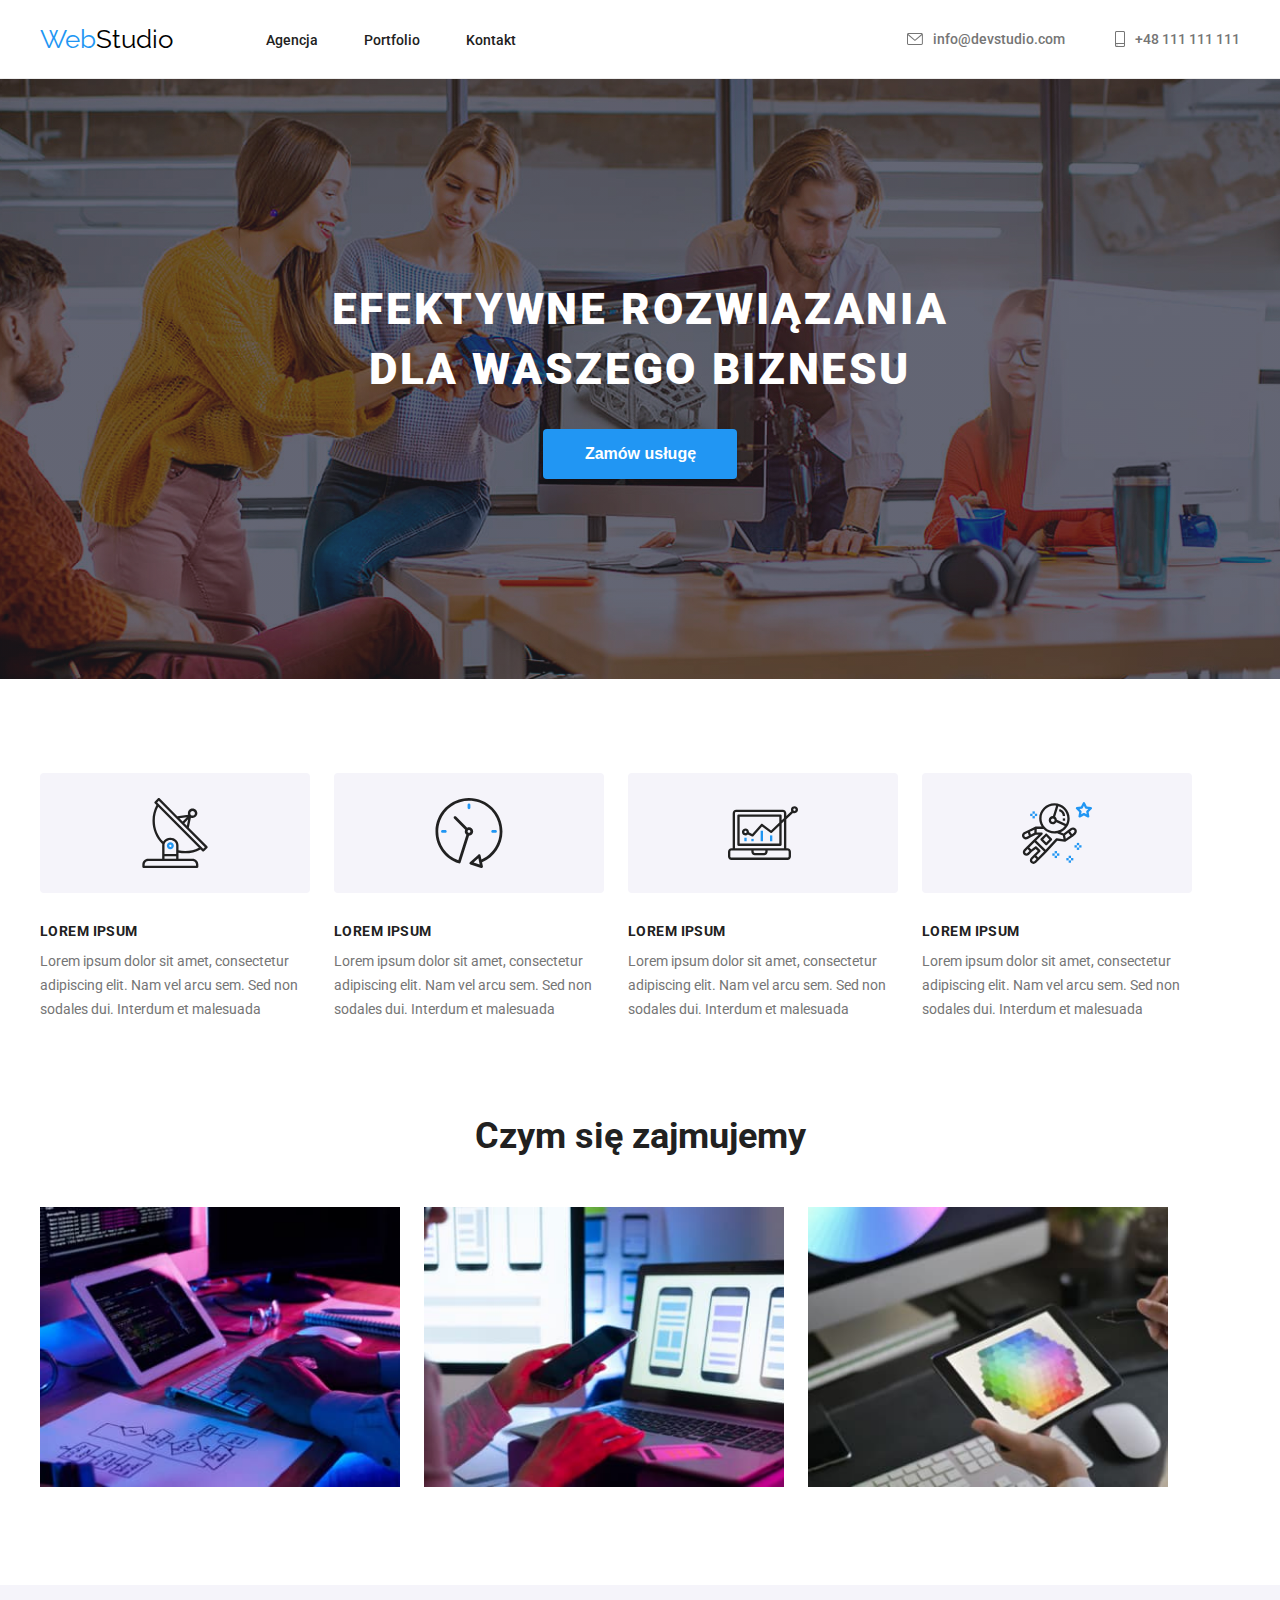
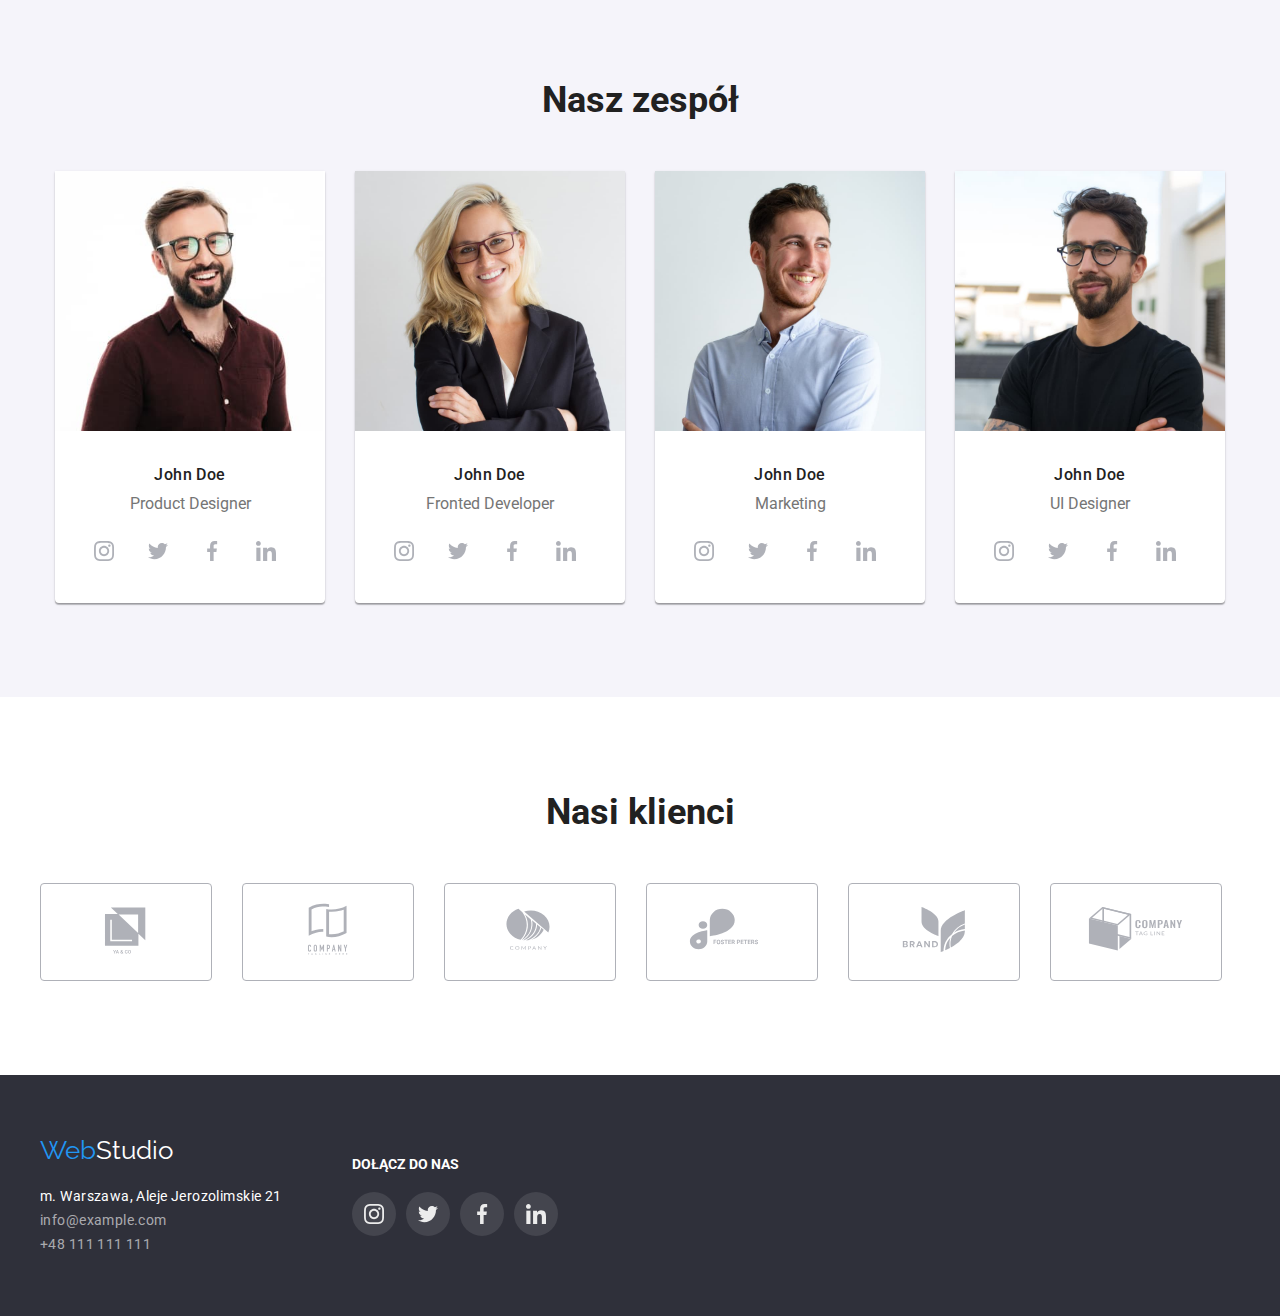
<file: index.html>
<!DOCTYPE html>
<html lang="pl">
	<head>
		<meta charset="UTF-8" />
		<meta http-equiv="X-UA-Compatible" content="IE=edge" />
		<meta name="viewport" content="width=, initial-scale=1.0" />
		<title>HM2- Main Page</title>
		<link rel="preconnect" href="https://fonts.googleapis.com" />
		<link rel="preconnect" href="https://fonts.gstatic.com" crossorigin />
		<link
			href="https://fonts.googleapis.com/css2?family=Raleway:wght@700&family=Roboto:wght@400;500;700;900&display=swap"
			rel="stylesheet" />
		<link
			rel="stylesheet"
			href="https://cdnjs.cloudflare.com/ajax/libs/modern-normalize/1.1.0/modern-normalize.min.css"
			integrity="sha512-wpPYUAdjBVSE4KJnH1VR1HeZfpl1ub8YT/NKx4PuQ5NmX2tKuGu6U/JRp5y+Y8XG2tV+wKQpNHVUX03MfMFn9Q=="
			crossorigin="anonymous"
			referrerpolicy="no-referrer" />
		<link rel="stylesheet" href="./css/styles.css" />
	</head>
	<body>
		<!-- Header, nav, logo -->
		<header class="header-line">
			<div class="header container">
				<nav class="navigation">
					<a class="logo" href="index.html" title="Strona główna"
						><span class="blue-logo">Web</span>Studio</a
					>
					<ul class="nav-list">
						<li class="nav-item">
							<a class="nav-link" href="#">Agencja</a>
						</li>
						<li class="nav-item">
							<a class="nav-link" href="portfolio.html">Portfolio</a>
						</li>
						<li class="nav-item">
							<a class="nav-link" href="#">Kontakt</a>
						</li>
					</ul>
				</nav>
				<ul class="contact-list">
					<li class="contact-item">
						<a class="contact-link" href="mailto:info@devstudio.com">
							<svg class="contact-icon" width="16" height="12">
							<use href="./images/icons.svg#icon-envelope"></use>
						  </svg>info@devstudio.com</a
						>
					</li>
					<li class="contact-item">
						<a class="contact-link" href="tel:+48111111111">
							<svg class="contact-icon" width="10" height="16">
								<use href="./images/icons.svg#icon-smartphone"></use>
							  </svg>+48 111 111 111</a>
					</li>
				</ul>
			</div>
		</header>
		<!-- Hero -->
		<main class="main">
			<section class="hero section">
				<div class="hero-content">
					<h1 class="hero-title">
						EFEKTYWNE ROZWIĄZANIA<br />
						DLA WASZEGO BIZNESU
					</h1>
					<button type="button" class="btn-hero">Zamów usługę</button>
				</div>
			</section>
			<!-- Section lorem -->
			<section class="lorem container">
				<ul class="lorem-list">
					<li class="lorem-item">
						<div class="lorem-box">
						<svg width="70" height="70">
							<use href="./images/icons.svg#icon-antenna"></use>
						  </svg>
						</div>
						<h3 class="lorem-title">LOREM IPSUM</h3>
						<p class="lorem-text">
							Lorem ipsum dolor sit amet, consectetur adipiscing elit. Nam vel
							arcu sem. Sed non sodales dui. Interdum et malesuada
						</p>
					</li>
					<li class="lorem-item">
						<div class="lorem-box">
						<svg width="70" height="70">
							<use href="./images/icons.svg#icon-clock"></use>
						  </svg>
						</div>
						<h3 class="lorem-title">LOREM IPSUM</h3>
						<p class="lorem-text">
							Lorem ipsum dolor sit amet, consectetur adipiscing elit. Nam vel
							arcu sem. Sed non sodales dui. Interdum et malesuada
						</p>
					</li>
					<li class="lorem-item">
						<div class="lorem-box">
						<svg width="70" height="70">
							<use href="./images/icons.svg#icon-diagram"></use>
						  </svg>
						</div>
						<h3 class="lorem-title">LOREM IPSUM</h3>
						<p class="lorem-text">
							Lorem ipsum dolor sit amet, consectetur adipiscing elit. Nam vel
							arcu sem. Sed non sodales dui. Interdum et malesuada
						</p>
					</li>
					<li class="lorem-item">
						<div class="lorem-box">
						<svg width="70" height="70">
							<use href="./images/icons.svg#icon-astronaut"></use>
						  </svg>
						</div>
						<h3 class="lorem-title">LOREM IPSUM</h3>
						<p class="lorem-text">
							Lorem ipsum dolor sit amet, consectetur adipiscing elit. Nam vel
							arcu sem. Sed non sodales dui. Interdum et malesuada
						</p>
					</li>
				</ul>
			</section>
			<!-- our Job offer  -->
			<section class="offer container">
				<h2 class="offer-title">Czym się zajmujemy</h2>
				<ul class="offer-list">
					<li class="offer-item">
						<img
							src="./images/ourJob/biuro1.jpg"
							alt="zajęcie1"
							title="zajęcie1"
							width="360"
							height="280" />
					</li>
					<li class="offer-item">
						<img
							src="./images/ourJob/biuro2.jpg"
							alt="zajęcie2"
							title="zajęcie2"
							width="360"
							height="280" />
					</li>
					<li class="offer-item">
						<img
							src="./images/ourJob/biuro3.jpg"
							alt="zajęcie3"
							title="zajęcie3"
							width="360"
							height="280" />
					</li>
				</ul>
			</section>
			<!-- ourTeam -->
			<section class="team">
				<h2 class="team-title">Nasz zespół</h2>
				<ul class="team-list">
					<li class="team-item">
						<figure class="team-photo">
							<img
								src="./images/ourTeam/osoba1.jpg"
								alt="John Doe"
								title="John Doe"
								width="270"
								height="260" />
							<figcaption class="team-description">
								<h3 class="team-person">John Doe</h3>
								<p class="team-person-work">Product Designer</p>
								<div class="team-social-icons">
									<a href="#" class="team-social-link" target="blank">
									  <svg class="team-social-icon" width="20" height="20">
										<use href="./images/icons.svg#icon-social-instagram"></use></svg></a>
									<a href="#" class="team-social-link" target="blank">
									  <svg class="team-social-icon" width="20" height="20">
										<use href="./images/icons.svg#icon-social-twitter"></use></svg></a>
									<a href="#" class="team-social-link" target="blank">
									  <svg class="team-social-icon" width="20" height="20">
										<use href="./images/icons.svg#icon-social-fb"></use></svg></a>
									<a href="#" class="team-social-link" target="blank">
									  <svg class="team-social-icon" width="20" height="20">
										<use href="./images/icons.svg#icon-social-linkedin"></use></svg></a>
								  </div>
							</figcaption>
						</figure>
					</li>
					<li class="team-item">
						<figure class="team-photo">
							<img
								src="./images/ourTeam/osoba2.jpg"
								alt="John Doe"
								title="John Doe"
								width="270"
								height="260" />
							<figcaption class="team-description">
								<h3 class="team-person">John Doe</h3>
								<p class="team-person-work">Fronted Developer</p>
								<div class="team-social-icons">
									<a href="#" class="team-social-link" target="blank">
									  <svg class="team-social-icon" width="20" height="20">
										<use href="./images/icons.svg#icon-social-instagram"></use></svg></a>
									<a href="#" class="team-social-link" target="blank">
									  <svg class="team-social-icon" width="20" height="20">
										<use href="./images/icons.svg#icon-social-twitter"></use></svg></a>
									<a href="#" class="team-social-link" target="blank">
									  <svg class="team-social-icon" width="20" height="20">
										<use href="./images/icons.svg#icon-social-fb"></use></svg></a>
									<a href="#" class="team-social-link" target="blank">
									  <svg class="team-social-icon" width="20" height="20">
										<use href="images/icons.svg#icon-social-linkedin"></use></svg></a>
								  </div>
							</figcaption>
						</figure>
					</li>
					<li class="team-item">
						<figure class="team-photo">
							<img
								src="./images/ourTeam/osoba3.jpg"
								alt="John Doe"
								title="John Doe"
								width="270"
								height="260" />
							<figcaption class="team-description">
								<h3 class="team-person">John Doe</h3>
								<p class="team-person-work">Marketing</p>
								<div class="team-social-icons">
									<a href="#" class="team-social-link" target="blank">
									  <svg class="team-social-icon" width="20" height="20">
										<use href="./images/icons.svg#icon-social-instagram"></use></svg></a>
									<a href="#" class="team-social-link" target="blank">
									  <svg class="team-social-icon" width="20" height="20">
										<use href="./images/icons.svg#icon-social-twitter"></use></svg></a>
									<a href="#" class="team-social-link" target="blank">
									  <svg class="team-social-icon" width="20" height="20">
										<use href="./images/icons.svg#icon-social-fb"></use></svg></a>
									<a href="#" class="team-social-link" target="blank">
									  <svg class="team-social-icon" width="20" height="20">
										<use href="./images/icons.svg#icon-social-linkedin"></use></svg></a>
								  </div>
							</figcaption>
						</figure>
					</li>
					<li class="team-item">
						<figure class="team-photo">
							<img
								src="./images/ourTeam/osoba4.jpg"
								alt="John Doe"
								title="John Doe"
								width="270"
								height="260" />
							<figcaption class="team-description">
								<h3 class="team-person">John Doe</h3>
								<p class="team-person-work">UI Designer</p>
								<div class="team-social-icons">
									<a href="#" class="team-social-link" target="blank">
									  <svg class="team-social-icon" width="20" height="20">
										<use href="./images/icons.svg#icon-social-instagram"></use></svg></a>
									<a href="#" class="team-social-link" target="blank">
									  <svg class="team-social-icon" width="20" height="20">
										<use href="./images/icons.svg#icon-social-twitter"></use></svg></a>
									<a href="#" class="team-social-link" target="blank">
									  <svg class="team-social-icon" width="20" height="20">
										<use href="./images/icons.svg#icon-social-fb"></use></svg></a>
									<a href="#" class="team-social-link" target="blank">
									  <svg class="team-social-icon" width="20" height="20">
										<use href="./images/icons.svg#icon-social-linkedin"></use></svg></a>
								  </div>
							</figcaption>
						</figure>
					</li>
				</ul>
			</section>

			<!-- Our Clients -->
			<section class="clients container">
			<h2 class="clients-title">Nasi klienci</h2>
			<ul class="clients-list">
				<li class="clients-item"><a href="#" class="clients-link" target="_blank"><svg class="clients-icon" width="106" height="60">
					<use href="./images/icons.svg#icon-client1"></use></svg></a></li>
				<li class="clients-item"><a href="#" class="clients-link" target="_blank"><svg class="clients-icon" width="106" height="60">
					<use href="./images/icons.svg#icon-client2"></use></svg></a></li>
				<li class="clients-item"><a href="#" class="clients-link" target="_blank"><svg class="clients-icon" width="106" height="60">
					<use href="./images/icons.svg#icon-client3"></use></svg></a></li>
				<li class="clients-item"><a href="#" class="clients-link" target="_blank"><svg class="clients-icon" width="106" height="60">
					<use href="./images/icons.svg#icon-client4"></use></svg></a></li>
				<li class="clients-item"><a href="#" class="clients-link" target="_blank"><svg class="clients-icon" width="106" height="60">
					<use href="./images/icons.svg#icon-client5"></use></svg></a></li>
				<li class="clients-item"><a href="#" class="clients-link" target="_blank"><svg class="clients-icon" width="106" height="60">
					<use href="./images/icons.svg#icon-client6"></use></svg></a></li>
			</ul>
			</section>

		<!-- Footer -->
		<footer class="footer">
		<div class="footer-box container">
			<div class="footer-content">
				<a class="logo" href="index.html" title="Strona główna"
					><span class="blue-logo">Web</span>Studio</a>
				<address>
					<ul class="address-list">
						<li class="address-item">m. Warszawa, Aleje Jerozolimskie 21</li>
						<li class="address-item">
							<a class="address-link" href="mailto:info@example.com"
								>info@example.com</a
							>
						</li>
						<li class="address-item">
							<a class="address-link" href="tel:+48111111111"
								>+48 111 111 111</a
							>
						</li>
					</ul>
				</address>
			</div>
			<div class="footer-social">
				<p>Dołącz do nas</p>
				<ul class="footer-social-list">
				  <li class="footer-social-item">
					<a href="#" class="footer-social-link" target="_blank"
					  ><svg class="footer-social-icon" width="20" height="20">
						<use href="./images/icons.svg#icon-social-instagram"></use></svg></a>
				  </li>
				  <li class="footer-social-item">
					<a href="#" class="footer-social-link" target="_blank"
					  ><svg class="footer-social-icon" width="20" height="20">
						<use href="./images/icons.svg#icon-social-twitter"></use></svg></a>
				  </li>
				  <li class="footer-social-item">
					<a href="#" class="footer-social-link" target="_blank"
					  ><svg class="footer-social-icon" width="20" height="20">
						<use href="./images/icons.svg#icon-social-fb"></use></svg></a>
				  </li>
				  <li class="footer-social-item">
					<a href="#" class="footer-social-link" target="_blank"
					  ><svg class="footer-social-icon" width="20" height="20">
						<use href="./images/icons.svg#icon-social-linkedin"></use></svg></a>
				  </li>
				</ul>
			  </div>
			</div>
		</footer>
	</body>
</html>
</file>
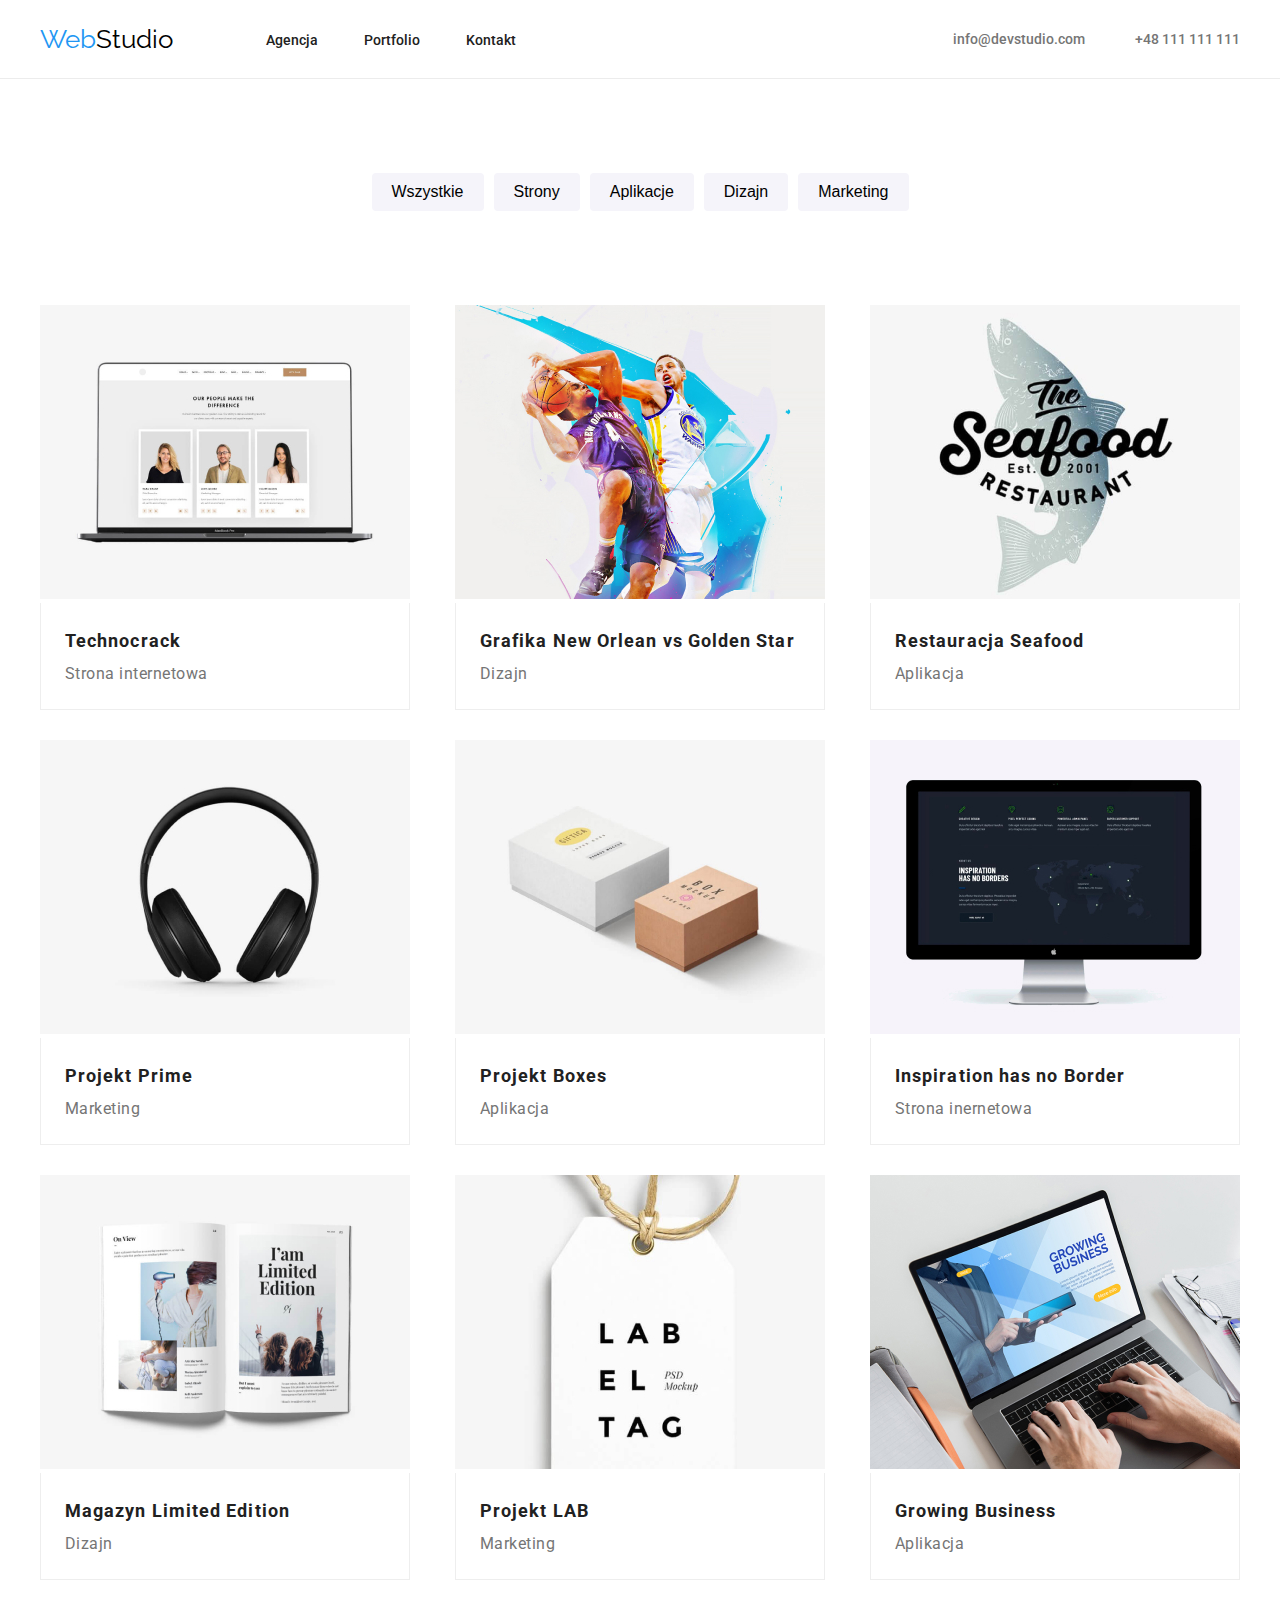
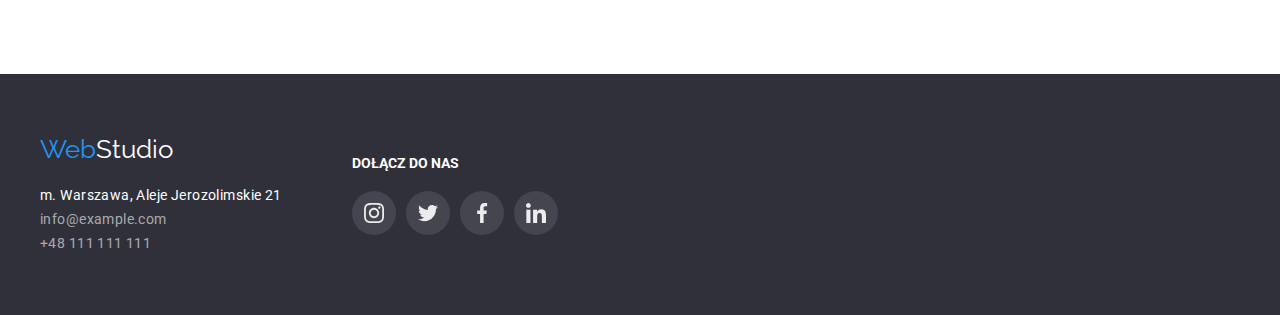
<file: portfolio.html>
<!DOCTYPE html>
<html lang="en">
	<head>
		<meta charset="UTF-8" />
		<meta http-equiv="X-UA-Compatible" content="IE=edge" />
		<meta name="viewport" content="width=device-width, initial-scale=1.0" />
		<link rel="preconnect" href="https://fonts.googleapis.com" />
		<link rel="preconnect" href="https://fonts.gstatic.com" crossorigin />
		<link
			href="https://fonts.googleapis.com/css2?family=Raleway:wght@700&family=Roboto:wght@400;500;700;900&display=swap"
			rel="stylesheet" />
		<link
			rel="stylesheet"
			href="https://cdnjs.cloudflare.com/ajax/libs/modern-normalize/1.1.0/modern-normalize.min.css"
			integrity="sha512-wpPYUAdjBVSE4KJnH1VR1HeZfpl1ub8YT/NKx4PuQ5NmX2tKuGu6U/JRp5y+Y8XG2tV+wKQpNHVUX03MfMFn9Q=="
			crossorigin="anonymous"
			referrerpolicy="no-referrer" />
		<link rel="stylesheet" href="./css/styles.css" />
		<title>Portfolio</title>
	</head>
	<body>
		<!-- Nagłowek, nav, logo -->
		<header class="header-line">
			<div class="header container">
				<nav class="navigation">
					<a class="logo" href="index.html" title="Strona główna"
						><span class="blue-logo">Web</span>Studio</a
					>
					<ul class="nav-list">
						<li class="nav-item">
							<a class="nav-link" href="index.html">Agencja</a>
						</li>
						<li class="nav-item">
							<a class="nav-link" href="portfolio.html">Portfolio</a>
						</li>
						<li class="nav-item">
							<a class="nav-link" href="#">Kontakt</a>
						</li>
					</ul>
				</nav>
				<ul class="contact-list">
					<li class="contact-item">
						<a class="contact-link" href="mailto:info@devstudio.com"
							>info@devstudio.com</a
						>
					</li>
					<li class="contact-item">
						<a class="contact-link" href="tel:+48111111111">+48 111 111 111</a>
					</li>
				</ul>
			</div>
		</header>
		<!-- Main -->
		<main>
			<!-- Portfolio menu -->
			<section class="portfolio-menu container">
				<ul class="portfolio-menu-list">
					<li class="portfolio-menu-item">
						<button type="button" class="btn-submenu">Wszystkie</button>
					</li>
					<li class="portfolio-menu-item">
						<button type="button" class="btn-submenu">Strony</button>
					</li>
					<li class="portfolio-menu-item">
						<button type="button" class="btn-submenu">Aplikacje</button>
					</li>
					<li class="portfolio-menu-item">
						<button type="button" class="btn-submenu">Dizajn</button>
					</li>
					<li class="portfolio-menu-item">
						<button type="button" class="btn-submenu">Marketing</button>
					</li>
				</ul>
			</section>
			<!-- Our SKills  -->
			<section class="skills container">
				<ul class="skills-list">
					<li class="skills-item">
						<figure class="skills-photo">
							<img
								src="./images/ourSkills/skill1.jpg"
								alt="technocrack"
								width="370"
								height="294" />
							<figcaption class="skills-description">
								<h3 class="skills-name">Technocrack</h3>
								<p class="skills-description-text">Strona internetowa</p>
							</figcaption>
						</figure>
					</li>
					<li class="skills-item">
						<figure class="skills-photo">
							<img
								src="./images/ourSkills/skill2.jpg"
								alt="grafikaNewOrlean"
								width="370"
								height="294" />
							<figcaption class="skills-description">
								<h3 class="skills-name">Grafika New Orlean vs Golden Star</h3>
								<p class="skills-description-text">Dizajn</p>
							</figcaption>
						</figure>
					</li>
					<li class="skills-item">
						<figure class="skills-photo">
							<img
								src="./images/ourSkills/skill3.jpg"
								alt="restauracja"
								width="370"
								height="294" />
							<figcaption class="skills-description">
								<h3 class="skills-name">Restauracja Seafood</h3>
								<p class="skills-description-text">Aplikacja</p>
							</figcaption>
						</figure>
					</li>
					<li>
						<figure class="skills-photo">
							<img
								src="./images/ourSkills/skill4.jpg"
								alt="sluchawki"
								width="370"
								height="294" />
							<figcaption class="skills-description">
								<h3 class="skills-name">Projekt Prime</h3>
								<p class="skills-description-text">Marketing</p>
							</figcaption>
						</figure>
					</li>
					<li>
						<figure class="skills-photo">
							<img
								src="./images/ourSkills/skill5.jpg"
								alt="boxes"
								width="370"
								height="294" />
							<figcaption class="skills-description">
								<h3 class="skills-name">Projekt Boxes</h3>
								<p class="skills-description-text">Aplikacja</p>
							</figcaption>
						</figure>
					</li>
					<li class="skills-item">
						<figure class="skills-photo">
							<img
								src="./images/ourSkills/skill6.jpg"
								alt="monitor"
								width="370"
								height="294" />
							<figcaption class="skills-description">
								<h3 class="skills-name">Inspiration has no Border</h3>
								<p class="skills-description-text">Strona inernetowa</p>
							</figcaption>
						</figure>
					</li>
					<li class="skills-item">
						<figure class="skills-photo">
							<img
								src="./images/ourSkills/skill7.jpg"
								alt="book"
								width="370"
								height="294" />
							<figcaption class="skills-description">
								<h3 class="skills-name">Magazyn Limited Edition</h3>
								<p class="skills-description-text">Dizajn</p>
							</figcaption>
						</figure>
					</li>
					<li class="skills-item">
						<figure class="skills-photo">
							<img
								src="./images/ourSkills/skill8.jpg"
								alt="projektlab"
								width="370"
								height="294" />
							<figcaption class="skills-description">
								<h3 class="skills-name">Projekt LAB</h3>
								<p class="skills-description-text">Marketing</p>
							</figcaption>
						</figure>
					</li>
					<li class="skills-item">
						<figure class="skills-photo">
							<img
								src="./images/ourSkills/skill9.jpg"
								alt="mac"
								width="370"
								height="294" />
							<figcaption class="skills-description">
								<h3 class="skills-name">Growing Business</h3>
								<p class="skills-description-text">Aplikacja</p>
							</figcaption>
						</figure>
					</li>
				</ul>
			</section>
		</main>
		<!-- Footer -->
		<footer class="footer">
			<div class="footer-box container">
				<div class="footer-content">
					<a class="logo" href="index.html" title="Strona główna"
						><span class="blue-logo">Web</span>Studio</a>
					<address>
						<ul class="address-list">
							<li class="address-item">m. Warszawa, Aleje Jerozolimskie 21</li>
							<li class="address-item">
								<a class="address-link" href="mailto:info@example.com"
									>info@example.com</a
								>
							</li>
							<li class="address-item">
								<a class="address-link" href="tel:+48111111111"
									>+48 111 111 111</a
								>
							</li>
						</ul>
					</address>
				</div>
				<div class="footer-social">
					<p>Dołącz do nas</p>
					<ul class="footer-social-list">
					  <li class="footer-social-item">
						<a href="#" class="footer-social-link" target="_blank"
						  ><svg class="footer-social-icon" width="20" height="20">
							<use href="./images/icons.svg#icon-social-instagram"></use></svg></a>
					  </li>
					  <li class="footer-social-item">
						<a href="#" class="footer-social-link" target="_blank"
						  ><svg class="footer-social-icon" width="20" height="20">
							<use href="./images/icons.svg#icon-social-twitter"></use></svg></a>
					  </li>
					  <li class="footer-social-item">
						<a href="#" class="footer-social-link" target="_blank"
						  ><svg class="footer-social-icon" width="20" height="20">
							<use href="./images/icons.svg#icon-social-fb"></use></svg></a>
					  </li>
					  <li class="footer-social-item">
						<a href="#" class="footer-social-link" target="_blank"
						  ><svg class="footer-social-icon" width="20" height="20">
							<use href="./images/icons.svg#icon-social-linkedin"></use></svg></a>
					  </li>
					</ul>
				  </div>
				</div>
			</footer>
	</body>
</html>
</file>
<file: css/styles.css>
/* zmienne */

:root {
	--color-font-first: #212121;
	--color-font-second: #757575;
	--color-font-third: #2196f3;
	--color-bcg-first: #fff;
	--color-bcg-second: #2f303a;
	--color-frame-first: #afb1b8;
	--border-radius-default: 4px;
}

* {
	margin: 0;
	padding: 0;
}

body {
	background-color: var(--color-bcg-first);
	font-family: "Roboto", sans-serif;
	color: var(--color-font-first);
}

.container {
	width: 100%;
	max-width: 1200px;
	margin: auto;
	padding: 0 15px;
}

/* Header, nav, logo */

.header {
	padding-top: 24px;
	padding-bottom: 24px;
	display: flex;
	justify-content: space-between;
	align-items: center;
}
.header-line {
	border-bottom: #ececec solid 1px;
}

.navigation {
	display: flex;
}

.logo {
	margin-right: 93px;
	font-family: "Raleway", sans-serif;
	font-size: 26px;
	color: #000;
	text-decoration: none;
}

.blue-logo {
	color: var(--color-font-third);
}

.nav-list {
	display: flex;
	align-items: center;
	flex-wrap: wrap;
	list-style-type: none;
}

.nav-link {
	text-decoration: none;
	font-size: 14px;
	font-weight: 500;
	color: var(--color-font-first);
}
.nav-item {
	margin-right: 46px;
	display: inline;
}

.nav-link:hover,
.nav-link:focus,
.nav-link:active {
	color: var(--color-font-third);
}

.contact-item {
	display: inline;
	margin-right: 50px;
}

.contact-item:last-child {
	margin-right: 0;
}

.contact-list {
	display: flex;
	align-items: center;
	list-style-type: none;
}

.contact-link {
	display: flex;
	align-items: center;
	color: var(--color-font-second);
	text-decoration: none;
	font-size: 14px;
	font-weight: 500;
}

.contact-link:hover,
.contact-link:focus,
.contact-link:active {
	color: var(--color-font-third);
}

.contact-icon {
	margin-right: 10px;
	fill: var(--color-font-second);
}
.contact-link:hover svg {
	fill: #2196f3;
}
	

/* Hero */

.hero {
	background-color: var(--color-bcg-second);
	background-image: linear-gradient(
			rgba(47, 48, 58, 0.4),
			rgba(47, 48, 58, 0.4)
		),
		url(../images/hero-bcg.jpg);
	background-position: center;
	background-repeat: no-repeat;
	display: flex;
	flex-direction: column;
	padding-top: 200px;
	padding-bottom: 200px;
	display: flex;
	justify-content: center;
	align-items: center;
	text-align: center;
}

.hero-title {
	color: var(--color-bcg-first);
	text-transform: uppercase;
	font-size: 44px;
	font-weight: 900;
	line-height: 60px;
	letter-spacing: 0.06em;
	margin-bottom: 30px;
}

.btn-hero {
	font-family: "Roboto" sans-serif;
	color: var(--color-bcg-first);
	background-color: var(--color-font-third);
	box-shadow: 0px 4px 4px rgba(0, 0, 0, 0.15);
	border: none;
	border-radius: 4px;
	font-size: 16px;
	font-weight: 700;
	line-height: 30px;
	padding: 10px 41px 10px 42px;
	cursor: pointer;
}

.btn-hero:hover,
.btn-hero:focus,
.btn-hero:active {
	background-color: var(--color-bcg-first);
	color: var(--color-font-third);
}

/* Porfolio menu */

.portfolio-menu-list {
	margin: auto;
	padding: 94px 0 50px 0;
	padding-bottom: 94px;
	list-style: none;
	display: flex;
	justify-content: center;
	gap: 10px;
}

.btn-submenu {
	font-family: "Roboto" sans-serif;
	text-align: center;
	background-color: #f5f4fa;
	padding: 0px 20px;
	min-height: 38px;
	font-size: 16px;
	font-weight: 500;
	border: none;
	border-radius: 4px;
	cursor: pointer;
}

.btn-submenu:hover,
.btn-submenu:focus,
.btn-submenu:active {
	background-color: var(--color-font-third);
	color: var(--color-bcg-first);
}

/* Our Skills */

.skills-list {
	padding-bottom: 94px;
	display: flex;
	flex-wrap: wrap;
	justify-content: space-between;
	row-gap: 30px;
	column-gap: 20px;
}

.skills-item:hover {
	cursor: pointer;
	box-shadow: 0px 1px 1px rgba(0, 0, 0, 0.12), 0px 4px 4px rgba(0, 0, 0, 0.06),
		1px 4px 6px rgba(0, 0, 0, 0.16);
}

.skills-name {
	font-size: 18px;
	font-weight: 700;
	line-height: 36px;
	letter-spacing: 0.06em;
}

.skills-list {
	list-style: none;
}

.skills-description {
	border-left: 1px solid #eee;
	border-right: 1px solid #eee;
	border-bottom: 1px solid #eee;
	padding: 20px 24px;
}

.skills-description-text {
	font-size: 16px;
	font-weight: 400;
	line-height: 30px;
	letter-spacing: 0.03em;
	color: var(--color-font-second);
}

/* Section Lorem*/

.lorem {
	margin-top: 94px;
	background-color: var(--color-bcg-first);
}

.lorem-item {
	max-width: 270px;
	display: inline-block;
	margin-right: 20px;
}

.lorem-item:last-child {
	margin-right: 0;
}

.lorem-list {
	list-style: none;
}

.lorem-title {
	font-size: 14px;
	font-weight: 700;
	line-height: 16px;
	letter-spacing: 0.03em;
	margin-bottom: 10px;
}

.lorem-text {
	font-size: 14px;
	line-height: 24px;
	color: var(--color-font-second);
	letter-spacing: 3%;
}

.lorem-box {
	background-color: #f5f4fa;
	border-radius: 4px;
	padding: 25px 100px;
	display: flex;
	justify-content: center;
	align-items: center;
	margin-bottom: 30px;
}

/* ourJob offer */

.offer {
	padding-bottom: 94px;
	background-color: var(--color-bcg-first);
}

.offer-title {
	margin-top: 94px;
	margin-bottom: 50px;
	text-align: center;
	font-size: 36px;
}

.offer-list {
	list-style: none;
}
.offer-item {
	display: inline-block;
	margin-right: 20px;
}

/* ourTeam */

.team-list {
	display: flex;
	justify-content: center;
	list-style: none;
}

.team {
	text-align: center;
	background-color: #f5f4fa;
	padding-top: 94px;
	padding-bottom: 94px;
	margin-bottom: 0px;
}

.team-item {
	background-color: var(--color-bcg-first);
	box-shadow: 0px 1px 3px rgba(0, 0, 0, 0.12), 0px 1px 1px rgba(0, 0, 0, 0.14),
		0px 2px 1px rgba(0, 0, 0, 0.2);
	border-radius: 0px 0px 4px 4px;
	max-width: 270px;
	display: inline-block;
	margin-right: 30px;
}

.team-item:last-child {
	margin-right: 0;
}
.team-title {
	margin: 0;
	margin-bottom: 50px;
	padding: 0;
	font-size: 36px;
	font-weight: 700;
}

.team-person {
	margin-bottom: 10px;
	font-size: 16px;
	font-weight: 500;
	line-height: 19px;
	letter-spacing: 0.03em;
}

.team-person-work {
	color: var(--color-font-second);
}

.team-photo {
	margin-bottom: 30px;
}

.team-description {
	padding-top: 30px;
}

.team-social-link {
	display: flex;
	align-items: center;
	justify-content: center;
	list-style-type: none;
	border-radius: 50%;
	background-color: rgba(255, 255, 255, 0.1);
	fill: rgba(175, 177, 184, 1);
	height: 44px;
	width: 44px;
	margin-right: 10px;
}

.team-social-link:hover {
	fill: var(--color-bcg-first);
	background-color: var(--color-font-third);
}

.team-social-icons {
	display: flex;
	justify-content: center;
	margin-top: 16px;
}
/* Our Clients */

.clients {
	text-align: center;
	padding-top: 94px;
	padding-bottom: 94px;
}

.clients-title {
	margin: 0;
	margin-bottom: 50px;
	padding: 0;
	font-size: 36px;
	font-weight: 700;
}

.clients-list {
	display: flex;
	list-style: none;
}

.clients-item {
	margin-right: 30px;
	padding: 16px 32px;
	display: flex;
	justify-content: center;
	align-items: center;
	border-radius: 4px;
	border: 1px solid var(--color-frame-first);
}

.clients-item:hover {
	border: 1px solid var(--color-font-third);
}

.clients-icon {
	fill: var(--color-frame-first);
}

.clients-item:hover .clients-icon {
	fill: var(--color-font-third);
}

/* Footer */
.footer-box {
	display: flex;
	align-items: center;
}
.footer {
	padding-top: 60px;
	padding-bottom: 60px;
	background-color: #2f303a;
}

.footer .logo {
	font-family: "Raleway", sans-serif;
	font-size: 26px;
	color: var(--color-bcg-first);
}

.address-list {
	padding-left: 0;
	padding-top: 20px;
	list-style-type: none;
}

.address-item {
	color: var(--color-bcg-first);
	font-size: 14px;
	font-style: normal;
	line-height: 1.7em;
	letter-spacing: 0.03em;
}

.address-link {
	color: rgba(255, 255, 255, 0.6);
	text-decoration: none;
}

.address-link:hover,
.address-link:focus,
.address-link:active {
	color: var(--color-bcg-first);
}

.footer-social {
	margin-left: 70px;
	width: 206px;
	height: 80px;
}

.footer-social > p {
	color: var(--color-bcg-first);
	font-size: 14px;
	font-weight: 700;
	text-transform: uppercase;
	margin-bottom: 20px;
}

.footer-social-list {
	display: flex;
	text-align: center;
	justify-content: left;
	list-style-type: none;
}

.footer-social-link {
	display: flex;
	align-items: center;
	justify-content: center;
	list-style-type: none;
	border-radius: 50%;
	background-color: rgba(255, 255, 255, 0.1);
	fill: #ececec;
	height: 44px;
	width: 44px;
	margin-right: 10px;
}

.footer-social-link:hover {
	background-color: var(--color-font-third);
}
</file>
